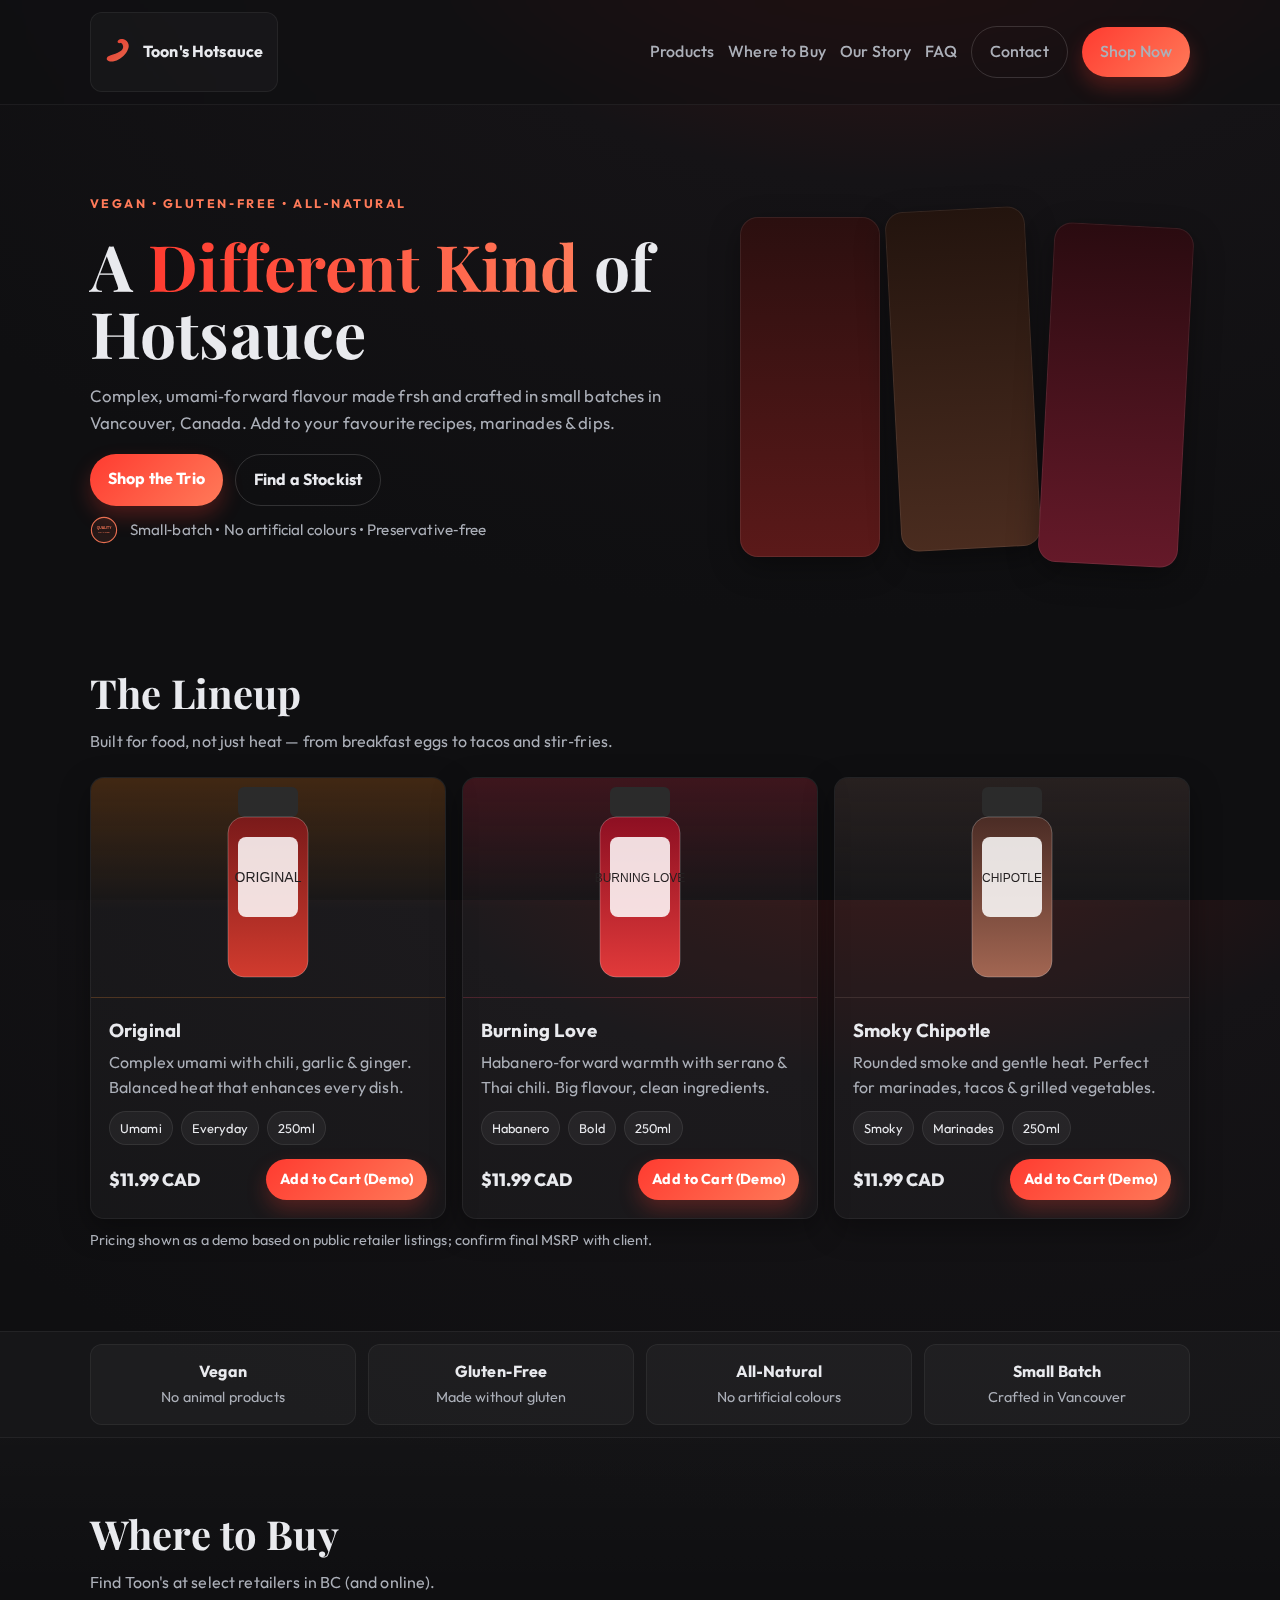
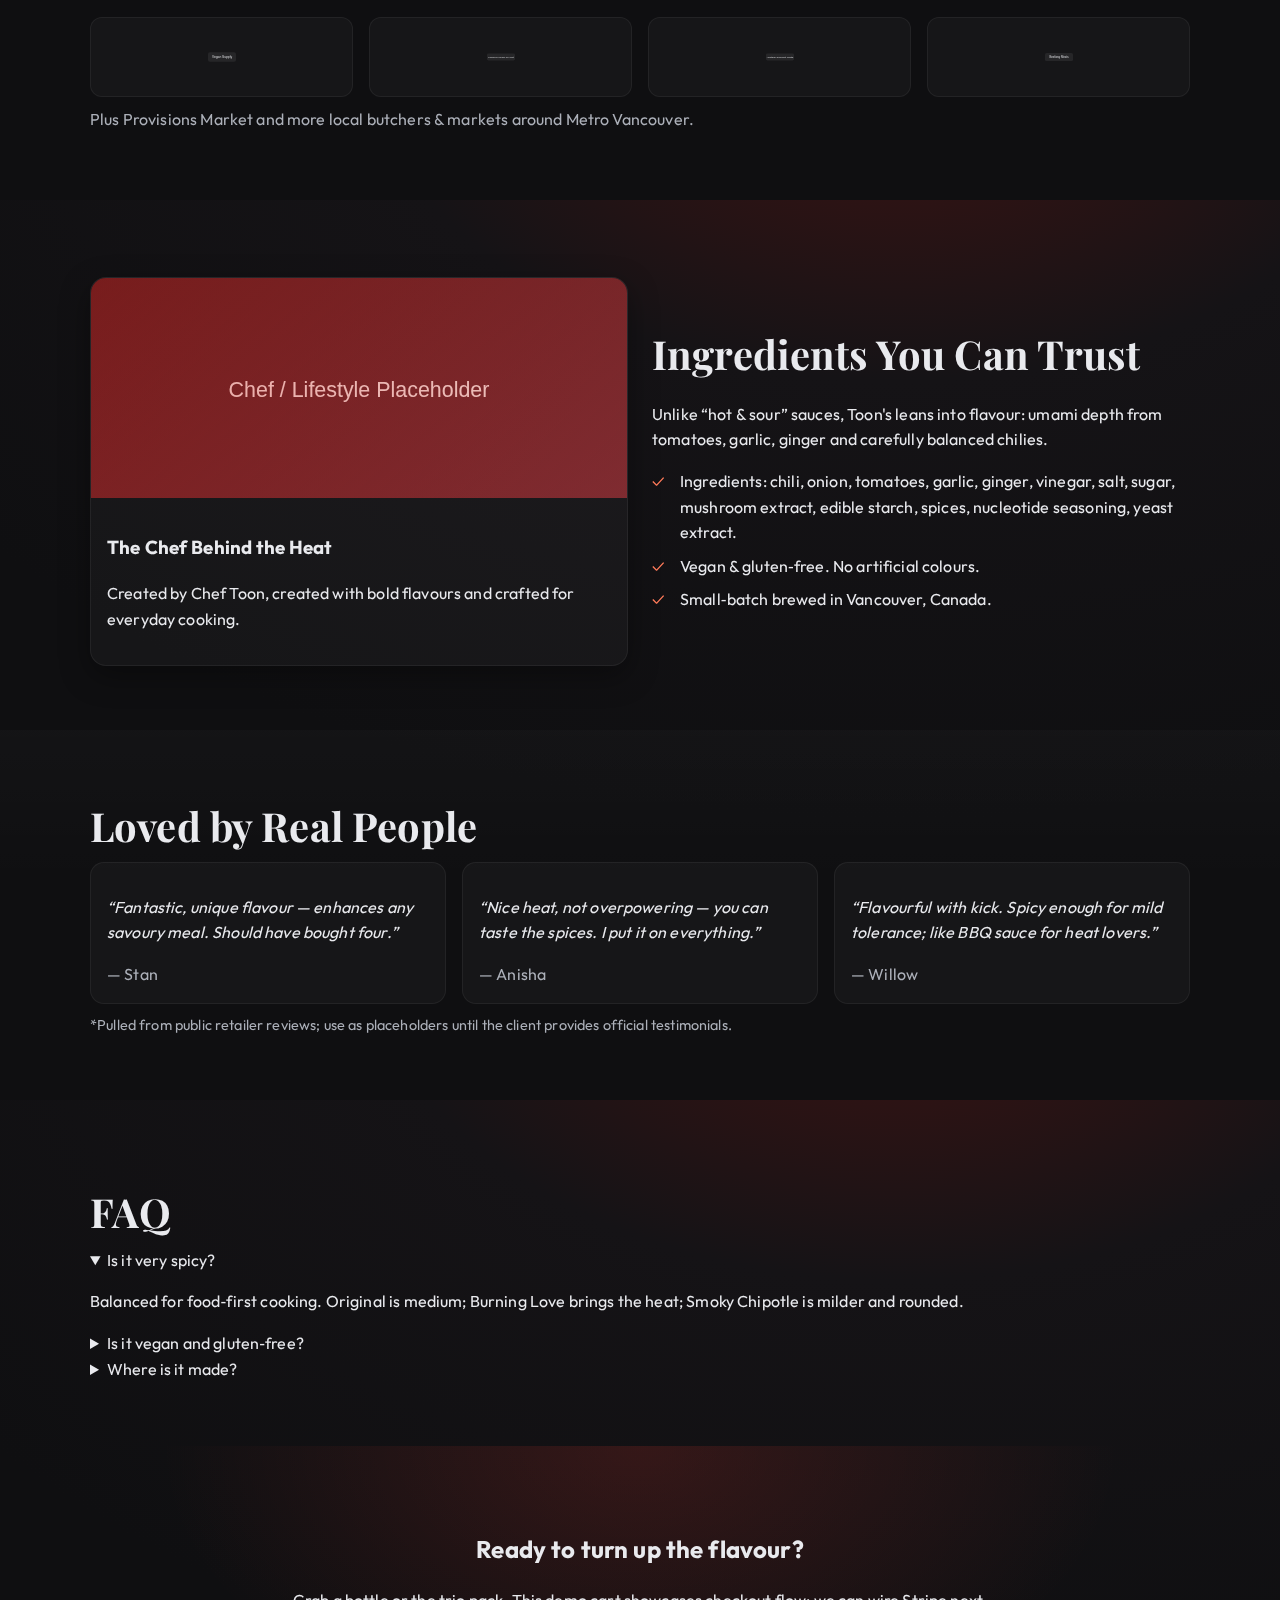
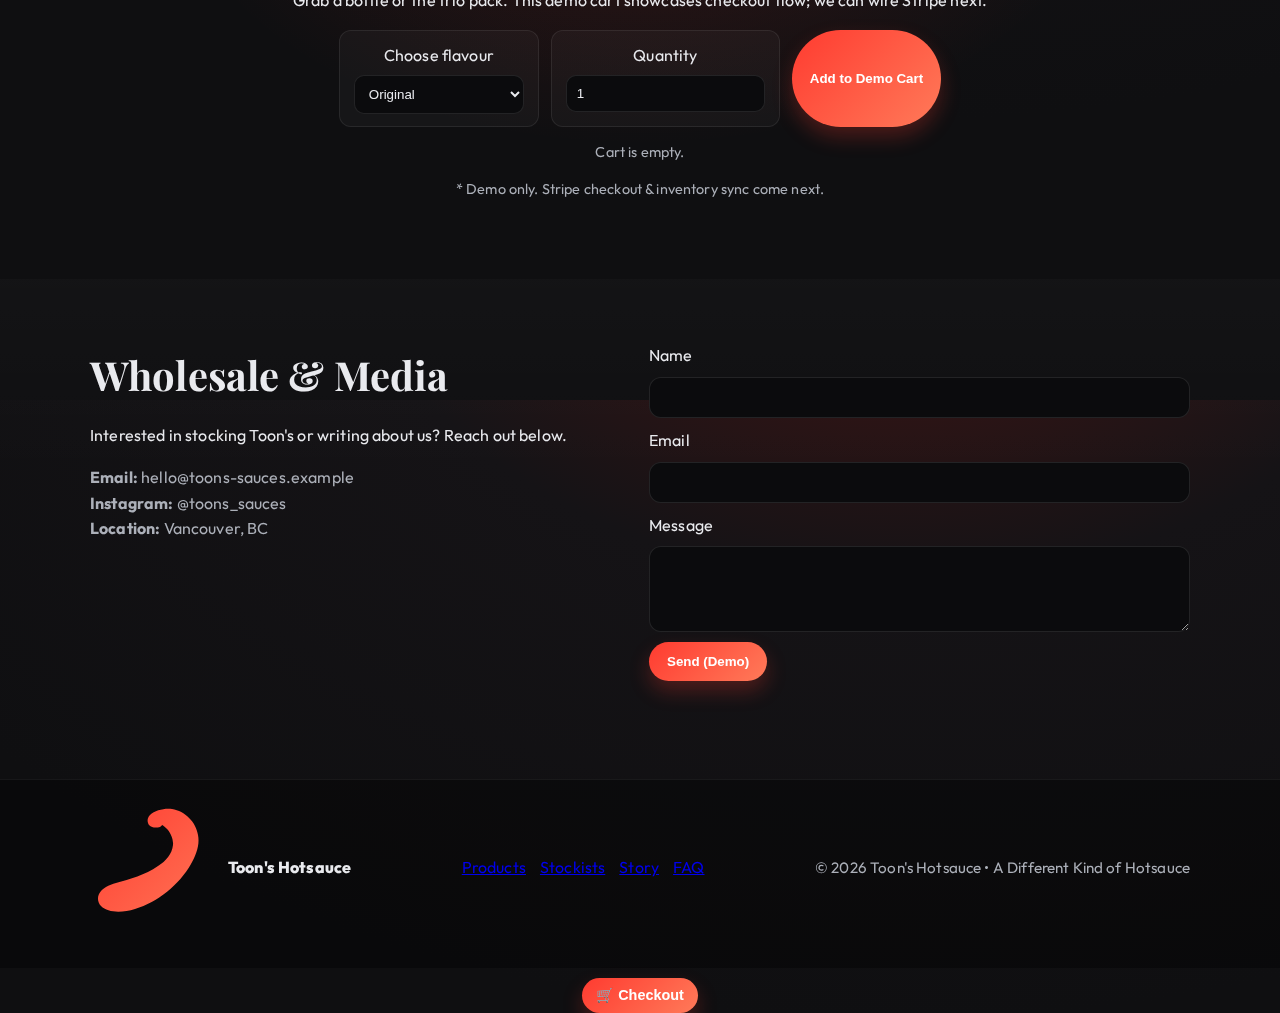
<file: toons_brand_mockup/index.html>
<!DOCTYPE html>
<html lang="en">
<head>
  <meta charset="UTF-8" />
  <meta name="viewport" content="width=device-width, initial-scale=1" />
  <title>Toon's Hotsauce — A Different Kind of Hotsauce</title>
  <meta name="description" content="Vegan, gluten‑free, all‑natural hot sauces. Small‑batch brewed in Vancouver, Canada. Complex umami flavour inspired by Singapore." />
  <link rel="preconnect" href="https://fonts.googleapis.com">
  <link rel="preconnect" href="https://fonts.gstatic.com" crossorigin>
  <link href="https://fonts.googleapis.com/css2?family=Outfit:wght@300;400;600;700&family=Playfair+Display:wght@600;700&display=swap" rel="stylesheet">
  <link rel="stylesheet" href="styles.css" />
</head>
<body>
  <header class="site-header">
    <div class="container nav">
      <a class="logo" href="#"><img src="assets/logo-chili.svg" alt="Toon's Hotsauce logo"><span>Toon's Hotsauce</span></a>
      <nav>
        <a href="#products">Products</a>
        <a href="#stockists">Where to Buy</a>
        <a href="#story">Our Story</a>
        <a href="#faq">FAQ</a>
        <a href="#contact" class="btn btn-ghost">Contact</a>
        <a href="#cta" class="btn btn-primary">Shop Now</a>
      </nav>
    </div>
  </header>

  <section class="hero">
    <div class="container hero-grid">
      <div class="hero-copy">
        <span class="eyebrow">Vegan • Gluten‑Free • All‑Natural</span>
        <h1>A <span class="accent">Different Kind</span> of Hotsauce</h1>
        <p>Complex, umami‑forward flavour made frsh and crafted in small batches in Vancouver, Canada. Add to your favourite recipes, marinades & dips.</p>
        <div class="cta-row">
          <a href="#products" class="btn btn-primary">Shop the Trio</a>
          <a href="#stockists" class="btn btn-ghost">Find a Stockist</a>
        </div>
        <div class="trust">
          <img src="assets/haccp-badge.svg" alt="Quality crafted">
          <span>Small‑batch • No artificial colours • Preservative‑free</span>
        </div>
      </div>
      <div class="hero-art" aria-hidden="true">
        <div class="bottle bottle-1"></div>
        <div class="bottle bottle-2"></div>
        <div class="bottle bottle-3"></div>
      </div>
    </div>
  </section>

  <section id="products" class="section">
    <div class="container">
      <h2 class="section-title">The Lineup</h2>
      <p class="section-subtitle">Built for food, not just heat — from breakfast eggs to tacos and stir‑fries.</p>
      <div class="cards">
        <article class="card">
          <div class="card-img bg-amber"><img src="assets/bottle-original.svg" alt="Toon's Original hot sauce bottle"></div>
          <div class="card-body">
            <h3>Original</h3>
            <p>Complex umami with chili, garlic & ginger. Balanced heat that enhances every dish.</p>
            <ul class="tags"><li>Umami</li><li>Everyday</li><li>250ml</li></ul>
            <div class="card-cta">
              <span class="price">$11.99 CAD</span>
              <a href="#cta" class="btn btn-primary btn-sm">Add to Cart (Demo)</a>
            </div>
          </div>
        </article>
        <article class="card">
          <div class="card-img bg-cherry"><img src="assets/bottle-burning-love.svg" alt="Toon's Burning Love hot sauce bottle"></div>
          <div class="card-body">
            <h3>Burning Love</h3>
            <p>Habanero‑forward warmth with serrano & Thai chili. Big flavour, clean ingredients.</p>
            <ul class="tags"><li>Habanero</li><li>Bold</li><li>250ml</li></ul>
            <div class="card-cta">
              <span class="price">$11.99 CAD</span>
              <a href="#cta" class="btn btn-primary btn-sm">Add to Cart (Demo)</a>
            </div>
          </div>
        </article>
        <article class="card">
          <div class="card-img bg-smoke"><img src="assets/bottle-chipotle.svg" alt="Toon's Smoky Chipotle hot sauce bottle"></div>
          <div class="card-body">
            <h3>Smoky Chipotle</h3>
            <p>Rounded smoke and gentle heat. Perfect for marinades, tacos & grilled vegetables.</p>
            <ul class="tags"><li>Smoky</li><li>Marinades</li><li>250ml</li></ul>
            <div class="card-cta">
              <span class="price">$11.99 CAD</span>
              <a href="#cta" class="btn btn-primary btn-sm">Add to Cart (Demo)</a>
            </div>
          </div>
        </article>
      </div>
      <p class="note micro">Pricing shown as a demo based on public retailer listings; confirm final MSRP with client.</p>
    </div>
  </section>

  <section class="strip metrics">
    <div class="container metrics-grid">
      <div><strong>Vegan</strong><span>No animal products</span></div>
      <div><strong>Gluten‑Free</strong><span>Made without gluten</span></div>
      <div><strong>All‑Natural</strong><span>No artificial colours</span></div>
      <div><strong>Small Batch</strong><span>Crafted in Vancouver</span></div>
    </div>
  </section>

  <section id="stockists" class="section alt">
    <div class="container">
      <h2 class="section-title">Where to Buy</h2>
      <p class="section-subtitle">Find Toon's at select retailers in BC (and online).</p>
      <div class="logo-row">
        <div class="logo"><img src="assets/logo-vegan-supply.svg" alt="Vegan Supply"></div>
        <div class="logo"><img src="assets/logo-lucifer-heat.svg" alt="Lucifer's House of Heat"></div>
        <div class="logo"><img src="assets/logo-heritage.svg" alt="Heritage Gourmet Meats"></div>
        <div class="logo"><img src="assets/logo-beefway.svg" alt="Beefway Meats"></div>
      </div>
      <p class="note">Plus Provisions Market and more local butchers & markets around Metro Vancouver.</p>
    </div>
  </section>

  <section id="story" class="section">
    <div class="container split">
      <div class="split-media">
        <div class="chef-card">
          <div class="chef-img"></div>
          <div class="chef-copy">
            <h3>The Chef Behind the Heat</h3>
            <p>Created by Chef Toon, created with bold flavours and crafted for everyday cooking.</p>
          </div>
        </div>
      </div>
      <div class="split-copy">
        <h2 class="section-title">Ingredients You Can Trust</h2>
        <p>Unlike “hot & sour” sauces, Toon's leans into flavour: umami depth from tomatoes, garlic, ginger and carefully balanced chilies.</p>
        <ul class="checklist">
          <li>Ingredients: chili, onion, tomatoes, garlic, ginger, vinegar, salt, sugar, mushroom extract, edible starch, spices, nucleotide seasoning, yeast extract.</li>
          <li>Vegan & gluten‑free. No artificial colours.</li>
          <li>Small‑batch brewed in Vancouver, Canada.</li>
        </ul>
      </div>
    </div>
  </section>

  <section class="section alt">
    <div class="container">
      <h2 class="section-title">Loved by Real People</h2>
      <div class="testimonials">
        <blockquote>
          <p>“Fantastic, unique flavour — enhances any savoury meal. Should have bought four.”</p>
          <cite>— Stan</cite>
        </blockquote>
        <blockquote>
          <p>“Nice heat, not overpowering — you can taste the spices. I put it on everything.”</p>
          <cite>— Anisha</cite>
        </blockquote>
        <blockquote>
          <p>“Flavourful with kick. Spicy enough for mild tolerance; like BBQ sauce for heat lovers.”</p>
          <cite>— Willow</cite>
        </blockquote>
      </div>
      <p class="micro note">*Pulled from public retailer reviews; use as placeholders until the client provides official testimonials.</p>
    </div>
  </section>

  <section id="faq" class="section">
    <div class="container">
      <h2 class="section-title">FAQ</h2>
      <div class="faq">
        <details open>
          <summary>Is it very spicy?</summary>
          <p>Balanced for food‑first cooking. Original is medium; Burning Love brings the heat; Smoky Chipotle is milder and rounded.</p>
        </details>
        <details>
          <summary>Is it vegan and gluten‑free?</summary>
          <p>Yes — vegan & gluten‑free, made without artificial colours.</p>
        </details>
        <details>
          <summary>Where is it made?</summary>
          <p>Small‑batch brewed in Vancouver, Canada.</p>
        </details>
      </div>
    </div>
  </section>

  <section id="cta" class="section cta">
    <div class="container cta-inner">
      <h2>Ready to turn up the flavour?</h2>
      <p>Grab a bottle or the trio pack. This demo cart showcases checkout flow; we can wire Stripe next.</p>
      <form class="cart" onsubmit="return false;">
        <label>
          Choose flavour
          <select id="flavour">
            <option>Original</option>
            <option>Burning Love</option>
            <option>Smoky Chipotle</option>
            <option>Trio Pack</option>
          </select>
        </label>
        <label>
          Quantity
          <input id="qty" type="number" min="1" value="1">
        </label>
        <button class="btn btn-primary" id="add">Add to Demo Cart</button>
      </form>
      <div id="cart-ui" class="cart-ui" aria-live="polite"></div>
      <p class="micro">* Demo only. Stripe checkout & inventory sync come next.</p>
    </div>
  </section>

  <section id="contact" class="section alt">
    <div class="container contact-grid">
      <div>
        <h2 class="section-title">Wholesale & Media</h2>
        <p>Interested in stocking Toon's or writing about us? Reach out below.</p>
        <ul class="contact-list">
          <li><strong>Email:</strong> hello@toons-sauces.example</li>
          <li><strong>Instagram:</strong> @toons_sauces</li>
          <li><strong>Location:</strong> Vancouver, BC</li>
        </ul>
      </div>
      <form class="contact-form" onsubmit="event.preventDefault(); document.getElementById('form-ok').classList.add('show'); this.reset();">
        <label>Name<input type="text" required></label>
        <label>Email<input type="email" required></label>
        <label>Message<textarea rows="4" required></textarea></label>
        <button class="btn btn-primary">Send (Demo)</button>
        <p id="form-ok" class="form-ok" aria-live="polite">Thanks! We'll be in touch.</p>
      </form>
    </div>
  </section>

  <footer class="site-footer">
    <div class="container foot">
      <div class="foot-brand">
        <img src="assets/logo-chili.svg" alt="" />
        <span>Toon's Hotsauce</span>
      </div>
      <div class="foot-links">
        <a href="#products">Products</a>
        <a href="#stockists">Stockists</a>
        <a href="#story">Story</a>
        <a href="#faq">FAQ</a>
      </div>
      <p class="copyright">© <span id="year"></span> Toon's Hotsauce • A Different Kind of Hotsauce</p>
    </div>
  </footer>

  <script src="script.js"></script>
  <!-- Example Checkout Button -->
<div class="cart-ui">
  <button id="checkout-button" class="btn btn-primary btn-sm">
    🛒 Checkout
  </button>
</div>
</body>
</html>
</file>
<file: toons_brand_mockup/styles.css>
/* -------- Design tokens aligned to chili red / warm orange brand vibe -------- */
:root{
  --bg: #0f0f11;
  --panel: #141417;
  --text: #e9eaee;
  --muted: #acb0b9;
  --accent: #ff3b30;           /* chili red */
  --accent-2: #ff7a59;         /* warm orange */
  --ring: rgba(255,122,89,.45);
  --radius: 14px;
  --shadow: 0 10px 30px rgba(0,0,0,.35);
}
*{box-sizing:border-box}
html,body{height:100%}
body{margin:0; font-family:Outfit,system-ui,-apple-system,Segoe UI,Roboto,Ubuntu,"Helvetica Neue",Arial; color:var(--text); background:radial-gradient(1200px 800px at 70% -20%, #431312 0%, #151316 45%, #0f0f11 100%); line-height:1.6; letter-spacing:.15px;}
img{max-width:100%; display:block}
.container{width:min(1100px, 92%); margin:0 auto}
.site-header{position:sticky; top:0; z-index:10; backdrop-filter:saturate(120%) blur(10px); background:rgba(15,15,17,.55); border-bottom:1px solid rgba(255,255,255,.06)}
.site-header .nav{display:flex; align-items:center; justify-content:space-between; padding:12px 0}
.logo{display:flex; align-items:center; gap:10px; text-decoration:none; color:var(--text); font-weight:700}
.logo img{width:28px; height:28px}
.site-header nav{display:flex; gap:14px; align-items:center}
.site-header nav a{color:var(--muted); text-decoration:none; font-weight:500}
.site-header nav a:hover{color:var(--text)}
.btn{border:none; border-radius:999px; padding:12px 18px; font-weight:700; cursor:pointer; text-decoration:none; display:inline-block}
.btn-primary{background:linear-gradient(135deg,var(--accent),var(--accent-2)); color:white; box-shadow:0 10px 20px rgba(255,59,48,.25)}
.btn-primary:hover{transform:translateY(-1px)}
.btn-ghost{background:transparent; color:var(--text); border:1px solid rgba(255,255,255,.15)}
.hero{padding:72px 0 40px}
.hero-grid{display:grid; grid-template-columns:1.1fr .9fr; gap:36px; align-items:center}
.eyebrow{color:var(--accent-2); font-weight:700; text-transform:uppercase; letter-spacing:.2em; font-size:.78rem}
.hero h1{font-family:"Playfair Display",serif; font-size:clamp(36px,5vw,64px); line-height:1.05; margin:.25em 0}
.hero h1 .accent{background:linear-gradient(90deg,var(--accent),var(--accent-2)); -webkit-background-clip:text; background-clip:text; color:transparent}
.hero p{color:var(--muted); font-size:1.05rem}
.hero .cta-row{display:flex; gap:12px; margin:18px 0 8px}
.trust{display:flex; align-items:center; gap:12px; margin-top:10px; color:var(--muted); font-size:.95rem}
.trust img{width:28px; opacity:.9}
.hero-art{position:relative; height:380px}
.bottle{position:absolute; bottom:0; width:140px; height:340px; border-radius:18px; box-shadow:var(--shadow), inset 0 0 0 1px rgba(255,255,255,.08)}
.bottle-1{left:6%; background:linear-gradient(#2b0f0f,#5b1919)}
.bottle-2{left:38%; transform:translateY(-8px) rotate(-3deg); background:linear-gradient(#23140e,#4a2c1f)}
.bottle-3{left:70%; transform:translateY(8px) rotate(3deg); background:linear-gradient(#2a0b10,#651929)}
@media (max-width: 860px){ .hero-grid{grid-template-columns:1fr} .hero-art{order:-1; height:260px} .bottle{width:100px; height:240px} }
.section{padding:64px 0}
.section.alt{background:linear-gradient(180deg, rgba(255,255,255,.02), transparent 40%)}
.section-title{font-family:"Playfair Display",serif; font-size:clamp(28px,3.4vw,40px); margin:0 0 4px}
.section-subtitle{color:var(--muted); margin:0 0 22px}
.cards{display:grid; grid-template-columns:repeat(3,1fr); gap:16px}
.card{background:rgba(255,255,255,.03); border:1px solid rgba(255,255,255,.06); border-radius:14px; overflow:hidden; box-shadow:0 10px 30px rgba(0,0,0,.35)}
.card-img{padding:22px 22px 0; display:flex; align-items:end; justify-content:center; height:220px; border-bottom:1px solid rgba(255,255,255,.06)}
.card-body{padding:18px}
.card h3{margin:0 0 4px}
.card p{margin:0 0 8px; color:var(--muted)}
.tags{display:flex; gap:8px; list-style:none; padding:0; margin:10px 0 14px}
.tags li{font-size:.8rem; padding:6px 10px; border-radius:999px; background:rgba(255,255,255,.05); border:1px solid rgba(255,255,255,.08)}
.card-cta{display:flex; align-items:center; justify-content:space-between}
.price{font-weight:800; font-size:1.1rem}
.btn-sm{padding:9px 14px; font-size:.9rem}
.bg-amber{background:linear-gradient(180deg, rgba(191,91,4,.25), transparent 60%)}
.bg-cherry{background:linear-gradient(180deg, rgba(177,19,42,.25), transparent 60%)}
.bg-smoke{background:linear-gradient(180deg, rgba(90,62,54,.25), transparent 60%)}
@media (max-width:900px){ .cards{grid-template-columns:1fr} .card-img{height:200px}}
.strip.metrics{background:rgba(255,255,255,.03); border-top:1px solid rgba(255,255,255,.06); border-bottom:1px solid rgba(255,255,255,.06)}
.metrics-grid{display:grid; grid-template-columns:repeat(4,1fr); gap:12px; padding:12px 0}
.metrics-grid > div{background:rgba(255,255,255,.03); border:1px solid rgba(255,255,255,.06); padding:14px; border-radius:12px; text-align:center}
.metrics-grid strong{display:block; font-size:1rem}
.metrics-grid span{color:var(--muted); font-size:.9rem}
@media (max-width:900px){ .metrics-grid{grid-template-columns:1fr 1fr}}
.logo-row{display:grid; grid-template-columns:repeat(4,1fr); gap:16px; align-items:center}
.logo{background:rgba(255,255,255,.03); border:1px solid rgba(255,255,255,.06); border-radius:12px; padding:14px; display:flex; align-items:center; justify-content:center; height:80px}
.logo img{opacity:.9}
.note{color:var(--muted); margin-top:10px}
@media (max-width:900px){ .logo-row{grid-template-columns:1fr 1fr}}
.split{display:grid; grid-template-columns:1fr 1fr; gap:24px; align-items:center}
.chef-card{background:rgba(255,255,255,.03); border:1px solid rgba(255,255,255,.06); border-radius:16px; overflow:hidden; box-shadow:0 10px 30px rgba(0,0,0,.35)}
.chef-img{height:220px; background:linear-gradient(135deg, rgba(255,59,48,.35), rgba(255,122,89,.2)), url('assets/chef-placeholder.svg') center/cover no-repeat}
.chef-copy{padding:16px}
.checklist{list-style:none; padding:0; margin:14px 0 0}
.checklist li{padding-left:28px; position:relative; margin:8px 0}
.checklist li::before{content:'✓'; position:absolute; left:0; top:0; color:#ff7a59}
@media (max-width:900px){ .split{grid-template-columns:1fr}}
.testimonials{display:grid; grid-template-columns:repeat(3,1fr); gap:16px}
blockquote{margin:0; background:rgba(255,255,255,.03); border:1px solid rgba(255,255,255,.06); padding:16px; border-radius:14px; font-style:italic}
blockquote cite{display:block; color:var(--muted); margin-top:8px; font-style:normal}
@media (max-width:900px){ .testimonials{grid-template-columns:1fr}}
.cta{background:radial-gradient(800px 500px at 50% 0%, rgba(255,59,48,.15), transparent 60%)}
.cta-inner{text-align:center}
.cart{display:flex; gap:12px; justify-content:center; flex-wrap:wrap; margin:14px 0}
.cart label{display:flex; flex-direction:column; gap:6px; background:rgba(255,255,255,.03); border:1px solid rgba(255,255,255,.08); padding:12px 14px; border-radius:12px; min-width:200px}
.cart select, .cart input{background:#0b0b0d; color:var(--text); border:1px solid rgba(255,255,255,.1); padding:10px; border-radius:10px; outline-color:rgba(255,122,89,.45)}
.cart-ui{margin-top:10px; display:grid; gap:8px; justify-items:center}
.cart-item{display:flex; gap:10px; align-items:center; background:rgba(255,255,255,.04); border:1px solid rgba(255,255,255,.08); padding:10px 12px; border-radius:12px}
.cart-item .badge{background:rgba(255,255,255,.08); padding:4px 8px; border-radius:999px; font-size:.85rem}
.micro{color:var(--muted); font-size:.9rem}
.contact-grid{display:grid; grid-template-columns:1fr 1fr; gap:18px; align-items:start}
.contact-list{list-style:none; padding:0; margin:0; color:var(--muted)}
.contact-form label{display:flex; flex-direction:column; gap:8px; margin-bottom:10px}
.contact-form input, .contact-form textarea{background:#0b0b0d; color:var(--text); border:1px solid rgba(255,255,255,.1); padding:12px; border-radius:12px; outline-color:rgba(255,122,89,.45)}
.form-ok{opacity:0; transition:.2s ease; color:#b7ffb3; margin:8px 0 0}
.form-ok.show{opacity:1}
.site-footer{border-top:1px solid rgba(255,255,255,.06); padding:24px 0 36px; background:rgba(0,0,0,.35)}
.foot{display:flex; align-items:center; justify-content:space-between; gap:12px; flex-wrap:wrap}
.foot-brand{display:flex; align-items:center; gap:10px; font-weight:800}
.foot-links{display:flex; gap:14px}
.copyright{color:var(--muted); font-size:.95rem}
</file>
